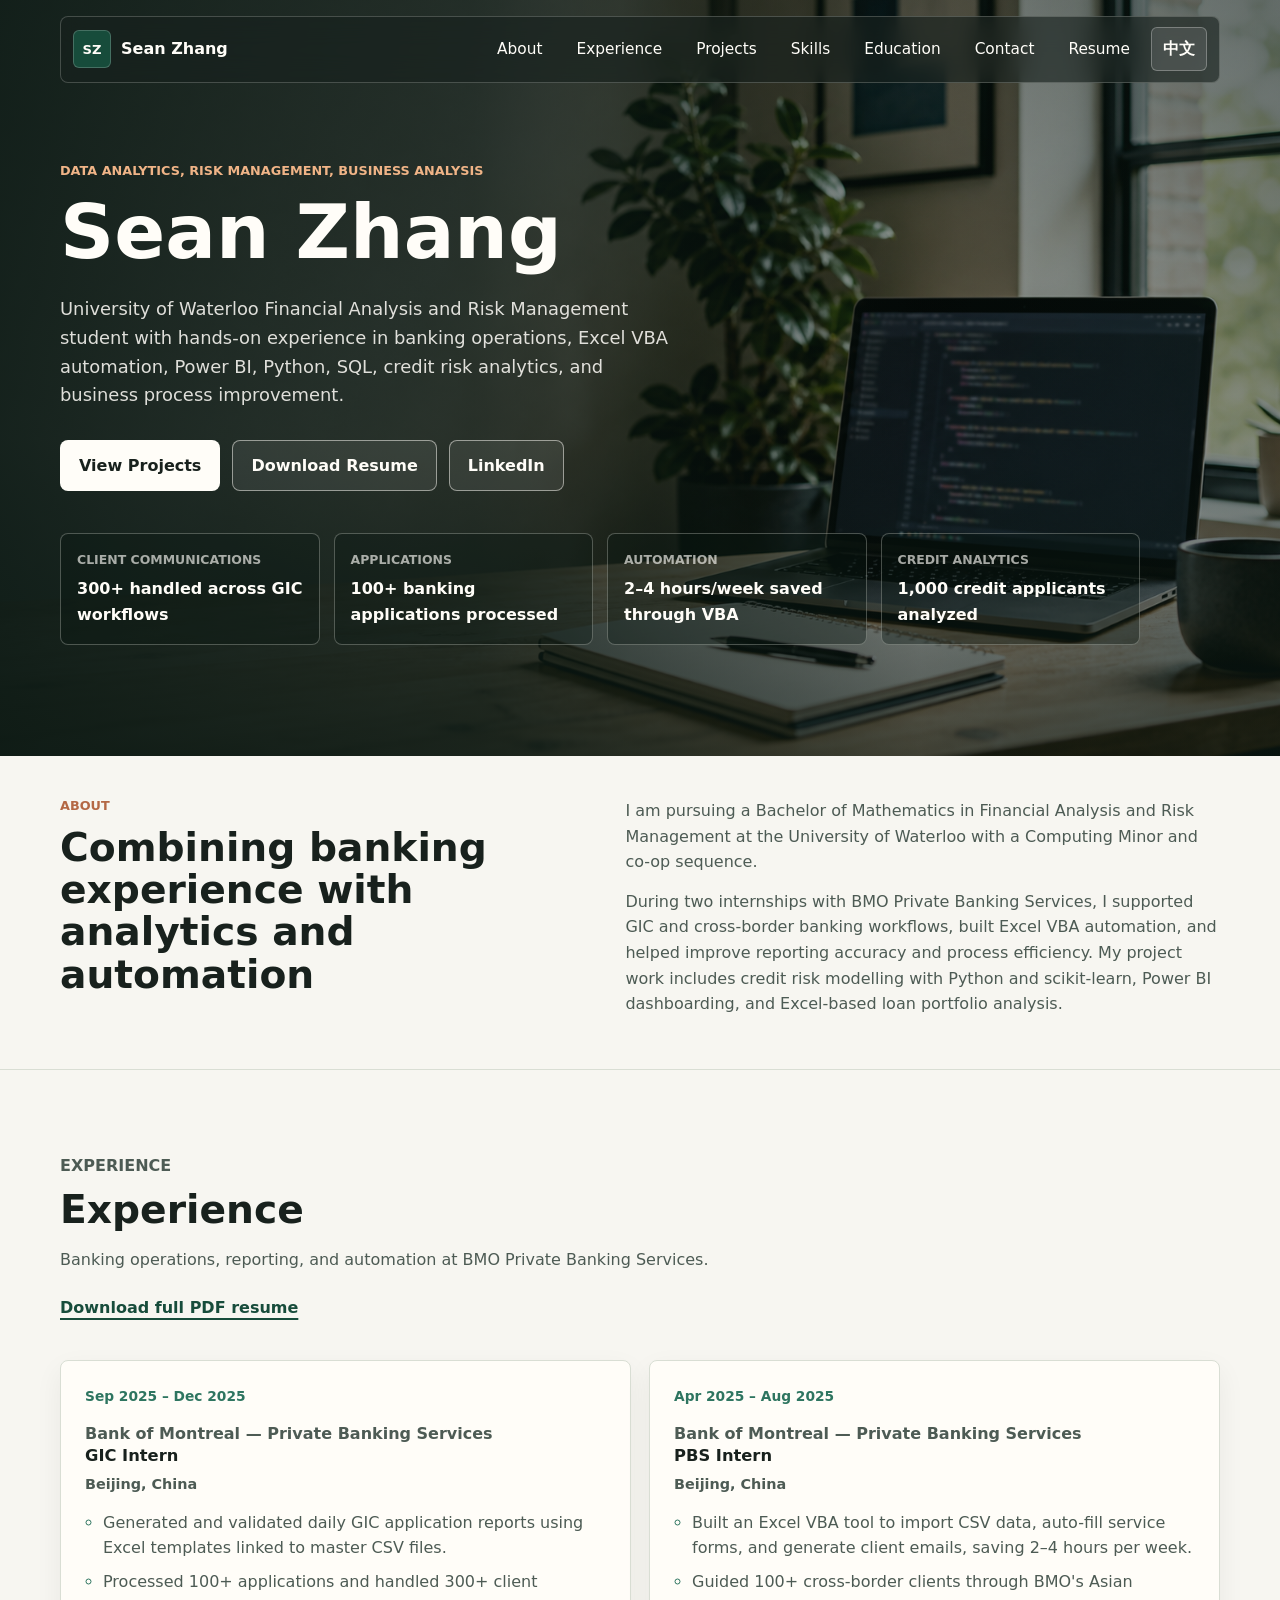
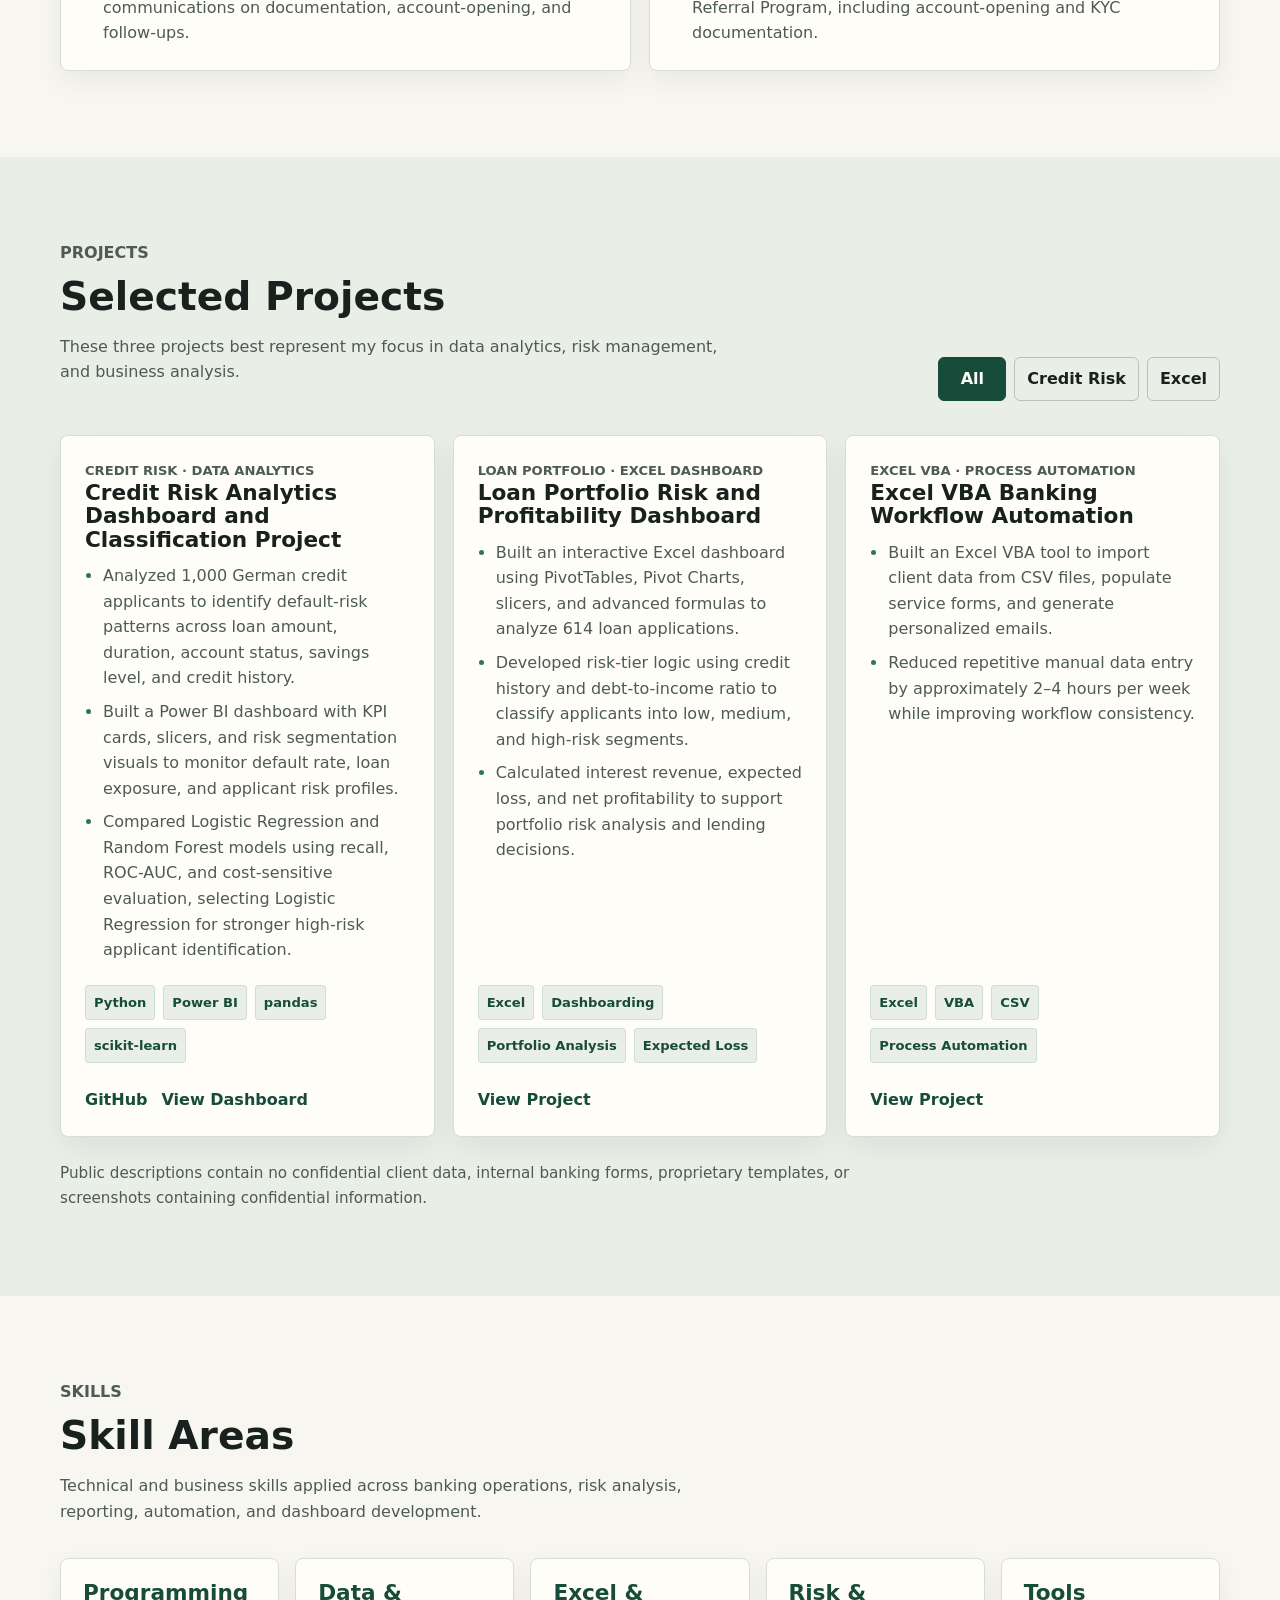
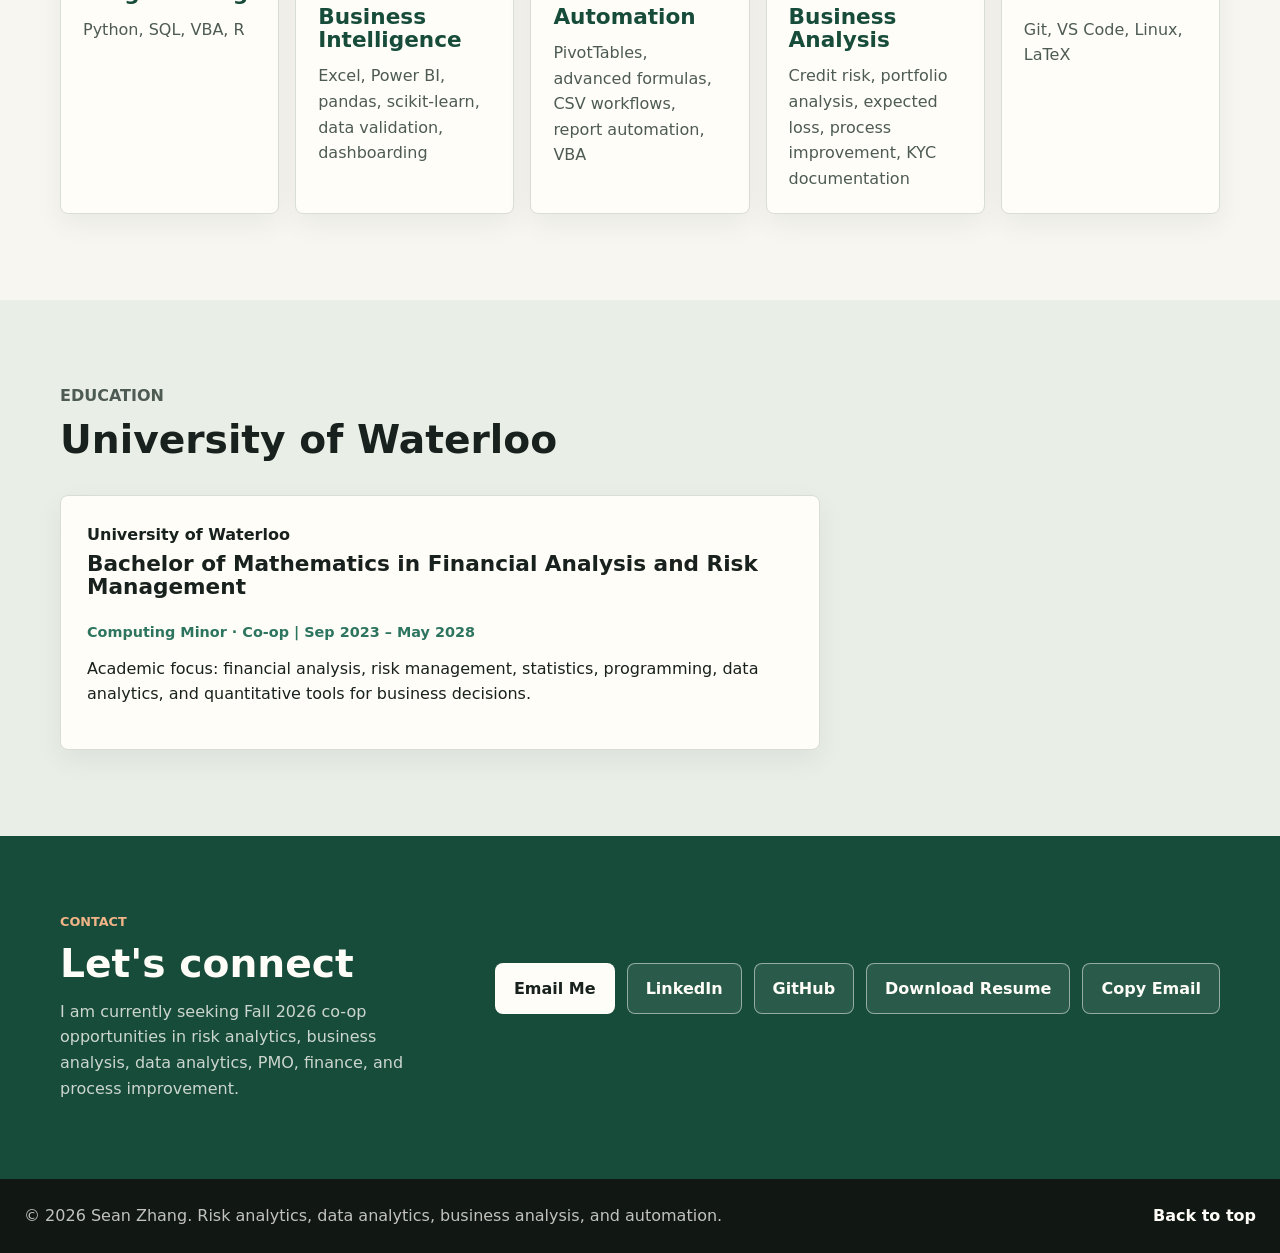
<file: index.html>
<!DOCTYPE html>
<html lang="en">
  <head>
    <meta charset="UTF-8" />
    <meta name="viewport" content="width=device-width, initial-scale=1.0" />
    <meta
      name="description"
      content="Sean Zhang's personal website for data analytics, risk management, business analysis, Excel automation projects, and resume."
    />
    <meta property="og:title" content="Sean Zhang | Risk, Data &amp; Business Analytics" />
    <meta
      property="og:description"
      content="University of Waterloo Financial Analysis and Risk Management student with banking operations experience, Excel VBA automation, Power BI, Python, SQL, credit risk analytics, and business process improvement work."
    />
    <meta property="og:type" content="website" />
    <meta property="og:url" content="https://seanzhang1022.github.io/" />
    <meta property="og:image" content="https://seanzhang1022.github.io/assets/portfolio-workspace.png" />
    <title>Sean Zhang | Risk, Data &amp; Business Analytics</title>
    <link rel="preload" href="assets/portfolio-workspace.png" as="image" />
    <link rel="stylesheet" href="styles.css" />
  </head>
  <body>
    <a class="skip-link" href="#main" data-i18n="skipLink">Skip to main content</a>

    <header class="site-header" data-header>
      <a class="brand" href="#top" aria-label="Sean Zhang home" data-i18n-aria-label="brandAria">
        <span class="brand-mark">SZ</span>
        <span>Sean Zhang</span>
      </a>

      <div class="header-actions">
        <nav class="site-nav" id="site-nav" aria-label="Primary navigation" data-i18n-aria-label="mainNavAria">
          <a href="#about" data-i18n="navAbout">About</a>
          <a href="#experience" data-i18n="navExperience">Experience</a>
          <a href="#projects" data-i18n="navProjects">Projects</a>
          <a href="#skills" data-i18n="navSkills">Skills</a>
          <a href="#education" data-i18n="navEducation">Education</a>
          <a href="#contact" data-i18n="navContact">Contact</a>
          <a href="assets/sean-zhang-resume-2026-06.pdf" target="_blank" rel="noopener noreferrer" data-i18n="navResume">Resume</a>
        </nav>

        <button
          class="language-toggle"
          type="button"
          data-lang-toggle
          aria-label="Switch to Chinese"
          data-i18n-aria-label="languageToggleAria"
        >
          <span data-i18n="languageToggle">中文</span>
        </button>

        <button class="menu-toggle" type="button" aria-expanded="false" aria-controls="site-nav">
          <span class="menu-toggle__bar"></span>
          <span class="menu-toggle__bar"></span>
          <span class="menu-toggle__bar"></span>
          <span class="sr-only" data-i18n="menuToggle">Open navigation</span>
        </button>
      </div>
    </header>

    <main id="main">
      <section class="hero" id="top" aria-label="Personal introduction" data-i18n-aria-label="heroAria">
        <div class="hero__media" aria-hidden="true"></div>
        <div class="hero__overlay" aria-hidden="true"></div>

        <div class="hero__content">
          <p class="eyebrow" data-i18n="heroEyebrow">Data Analytics, Risk Management, Business Analysis</p>
          <h1>Sean Zhang</h1>
          <p class="hero__summary" data-i18n="heroSummary">
            University of Waterloo Financial Analysis and Risk Management student with hands-on experience in banking operations, Excel VBA automation, Power BI, Python, SQL, credit risk analytics, and business process improvement.
          </p>

          <div class="hero__actions" aria-label="Primary actions" data-i18n-aria-label="heroActionsAria">
            <a class="button button--primary" href="#projects" data-i18n="heroProjectsButton">View Projects</a>
            <a
              class="button button--secondary"
              href="assets/sean-zhang-resume-2026-06.pdf"
              target="_blank"
              rel="noopener noreferrer"
              data-i18n="heroResumeButton"
            >
              Download Resume
            </a>
            <a
              class="button button--secondary"
              href="https://linkedin.com/in/seanzhang1022"
              target="_blank"
              rel="noopener noreferrer"
              data-i18n="heroLinkedinButton"
            >
              LinkedIn
            </a>
          </div>

          <dl class="hero__facts" aria-label="Personal overview" data-i18n-aria-label="heroFactsAria">
            <div>
              <dt data-i18n="factFocusLabel">Client communications</dt>
              <dd data-i18n="factFocusValue">300+ handled across GIC workflows</dd>
            </div>
            <div>
              <dt data-i18n="factEducationLabel">Applications</dt>
              <dd data-i18n="factEducationValue">100+ banking applications processed</dd>
            </div>
            <div>
              <dt data-i18n="factToolsLabel">Automation</dt>
              <dd data-i18n="factToolsValue">2–4 hours/week saved through VBA</dd>
            </div>
            <div>
              <dt data-i18n="factCreditLabel">Credit analytics</dt>
              <dd data-i18n="factCreditValue">1,000 credit applicants analyzed</dd>
            </div>
          </dl>
        </div>
      </section>

      <section class="section section--intro" id="about" aria-label="About Sean Zhang" data-i18n-aria-label="introAria">
        <div class="section__inner intro-grid">
          <div>
            <p class="eyebrow" data-i18n="profileEyebrow">About</p>
            <h2 data-i18n="profileTitle">Combining banking experience with analytics and automation</h2>
          </div>
          <div class="intro-copy">
            <p data-i18n="profileBody">
              I am pursuing a Bachelor of Mathematics in Financial Analysis and Risk Management at the University of Waterloo with a Computing Minor and co-op sequence.
            </p>
            <p data-i18n="profileBody2">
              During two internships with BMO Private Banking Services, I supported GIC and cross-border banking workflows, built Excel VBA automation, and helped improve reporting accuracy and process efficiency. My project work includes credit risk modelling with Python and scikit-learn, Power BI dashboarding, and Excel-based loan portfolio analysis.
            </p>
          </div>
        </div>
      </section>

      <section class="section" id="experience">
        <div class="section__inner">
          <div class="section-heading">
            <p class="eyebrow" data-i18n="experienceEyebrow">Experience</p>
            <h2 data-i18n="experienceHeading">Experience</h2>
            <p data-i18n="resumeBody">
              Banking operations, reporting, and automation at BMO Private Banking Services.
            </p>
            <a
              class="inline-link"
              href="assets/sean-zhang-resume-2026-06.pdf"
              target="_blank"
              rel="noopener noreferrer"
              data-i18n="resumeDownload"
            >
              Download full PDF resume
            </a>
          </div>

          <div class="resume-layout resume-layout--single">
            <article class="timeline-block">
              <ol class="timeline">
                <li>
                  <div class="timeline__date" data-i18n="bmoGicDate">Sep 2025 – Dec 2025</div>
                  <div class="timeline__body">
                    <p class="timeline__company" data-i18n="bmoGicCompany">Bank of Montreal — Private Banking Services</p>
                    <h4 data-i18n="bmoGicTitle">GIC Intern</h4>
                    <p class="timeline__meta" data-i18n="bmoGicMeta">Beijing, China</p>
                    <ul class="detail-list">
                      <li data-i18n="bmoGicBullet1">
                        Generated and validated daily GIC application reports using Excel templates linked to master CSV files.
                      </li>
                      <li data-i18n="bmoGicBullet2">
                        Processed 100+ applications and handled 300+ client communications on documentation, account-opening, and follow-ups.
                      </li>
                    </ul>
                  </div>
                </li>
                <li>
                  <div class="timeline__date" data-i18n="bmoPbsDate">Apr 2025 – Aug 2025</div>
                  <div class="timeline__body">
                    <p class="timeline__company" data-i18n="bmoPbsCompany">Bank of Montreal — Private Banking Services</p>
                    <h4 data-i18n="bmoPbsTitle">PBS Intern</h4>
                    <p class="timeline__meta" data-i18n="bmoPbsMeta">Beijing, China</p>
                    <ul class="detail-list">
                      <li data-i18n="bmoPbsBullet1">
                        Built an Excel VBA tool to import CSV data, auto-fill service forms, and generate client emails, saving 2–4 hours per week.
                      </li>
                      <li data-i18n="bmoPbsBullet2">
                        Guided 100+ cross-border clients through BMO's Asian Referral Program, including account-opening and KYC documentation.
                      </li>
                    </ul>
                  </div>
                </li>
              </ol>
            </article>

          </div>
        </div>
      </section>

      <section class="section section--muted" id="projects">
        <div class="section__inner">
          <div class="section-heading section-heading--split">
            <div>
              <p class="eyebrow" data-i18n="projectsEyebrow">Projects</p>
              <h2 data-i18n="projectsTitle">Selected Projects</h2>
              <p data-i18n="projectsBody">
                These three projects best represent my focus in data analytics, risk management, and business analysis.
              </p>
            </div>

            <div class="project-filters" aria-label="Project filters" data-i18n-aria-label="projectFiltersAria">
              <button class="filter-button is-active" type="button" data-filter="all" aria-pressed="true" data-i18n="filterAll">
                All
              </button>
              <button class="filter-button" type="button" data-filter="risk" aria-pressed="false" data-i18n="filterRisk">
                Credit Risk
              </button>
              <button class="filter-button" type="button" data-filter="excel" aria-pressed="false" data-i18n="filterExcel">
                Excel
              </button>
            </div>
          </div>

          <div class="project-grid">
            <article class="project-card" data-category="risk">
              <div class="project-card__top">
                <p class="project-card__type" data-i18n="creditProjectType">Credit Risk · Data Analytics</p>
                <h3 data-i18n="creditProjectTitle">Credit Risk Analytics Dashboard and Classification Project</h3>
              </div>
              <ul class="detail-list project-detail-list">
                <li data-i18n="creditProjectBullet1">
                  Analyzed 1,000 German credit applicants to identify default-risk patterns across loan amount, duration, account status, savings level, and credit history.
                </li>
                <li data-i18n="creditProjectBullet2">
                  Built a Power BI dashboard with KPI cards, slicers, and risk segmentation visuals to monitor default rate, loan exposure, and applicant risk profiles.
                </li>
                <li data-i18n="creditProjectBullet3">
                  Compared Logistic Regression and Random Forest models using recall, ROC-AUC, and cost-sensitive evaluation, selecting Logistic Regression for stronger high-risk applicant identification.
                </li>
              </ul>
              <ul class="tag-list" aria-label="Technology stack" data-i18n-aria-label="techStackAria">
                <li>Python</li>
                <li>Power BI</li>
                <li>pandas</li>
                <li>scikit-learn</li>
              </ul>
              <div class="project-card__links">
                <a
                  href="https://github.com/seanzhang1022/credit-risk-analytics-dashboard"
                  target="_blank"
                  rel="noopener noreferrer"
                  data-i18n="projectGithubLink"
                >
                  GitHub
                </a>
                <a
                  href="https://github.com/seanzhang1022/credit-risk-analytics-dashboard/blob/main/powerbi/Credit%20Risk%20Executive%20Overview.pbix"
                  target="_blank"
                  rel="noopener noreferrer"
                  data-i18n="projectDashboardLink"
                >
                  View Dashboard
                </a>
              </div>
            </article>

            <article class="project-card" data-category="risk excel">
              <div class="project-card__top">
                <p class="project-card__type" data-i18n="loanProjectType">Loan Portfolio · Excel Dashboard</p>
                <h3 data-i18n="loanProjectTitle">Loan Portfolio Risk and Profitability Dashboard</h3>
              </div>
              <ul class="detail-list project-detail-list">
                <li data-i18n="loanProjectBullet1">
                  Built an interactive Excel dashboard using PivotTables, Pivot Charts, slicers, and advanced formulas to analyze 614 loan applications.
                </li>
                <li data-i18n="loanProjectBullet2">
                  Developed risk-tier logic using credit history and debt-to-income ratio to classify applicants into low, medium, and high-risk segments.
                </li>
                <li data-i18n="loanProjectBullet3">
                  Calculated interest revenue, expected loss, and net profitability to support portfolio risk analysis and lending decisions.
                </li>
              </ul>
              <ul class="tag-list" aria-label="Technology stack" data-i18n-aria-label="techStackAria">
                <li>Excel</li>
                <li>Dashboarding</li>
                <li>Portfolio Analysis</li>
                <li>Expected Loss</li>
              </ul>
              <div class="project-card__links">
                <a href="loan-portfolio-dashboard.html" data-i18n="loanProjectLink">View Project</a>
              </div>
            </article>

            <article class="project-card" data-category="excel">
              <div class="project-card__top">
                <p class="project-card__type" data-i18n="excelProjectType">Excel VBA · Process Automation</p>
                <h3 data-i18n="excelProjectTitle">Excel VBA Banking Workflow Automation</h3>
              </div>
              <ul class="detail-list project-detail-list">
                <li data-i18n="excelProjectBullet1">
                  Built an Excel VBA tool to import client data from CSV files, populate service forms, and generate personalized emails.
                </li>
                <li data-i18n="excelProjectBullet2">
                  Reduced repetitive manual data entry by approximately 2–4 hours per week while improving workflow consistency.
                </li>
              </ul>
              <ul class="tag-list" aria-label="Technology stack" data-i18n-aria-label="techStackAria">
                <li>Excel</li>
                <li>VBA</li>
                <li>CSV</li>
                <li>Process Automation</li>
              </ul>
              <div class="project-card__links">
                <a href="vba-banking-workflow.html" data-i18n="vbaProjectLink">View Project</a>
              </div>
            </article>

          </div>
          <p class="project-disclaimer" data-i18n="projectDisclaimer">
            Public descriptions contain no confidential client data, internal banking forms, proprietary templates, or screenshots containing confidential information.
          </p>
        </div>
      </section>

      <section class="section" id="skills">
        <div class="section__inner">
          <div class="section-heading">
            <p class="eyebrow" data-i18n="skillsEyebrow">Skills</p>
            <h2 data-i18n="skillsTitle">Skill Areas</h2>
            <p data-i18n="skillsBody">
              Technical and business skills applied across banking operations, risk analysis, reporting, automation, and dashboard development.
            </p>
          </div>

          <div class="skills-grid">
            <article class="skill-block">
              <h3 data-i18n="skillProgrammingTitle">Programming</h3>
              <p data-i18n="skillProgrammingBody">Python, SQL, VBA, R</p>
            </article>
            <article class="skill-block">
              <h3 data-i18n="skillAnalyticsTitle">Data &amp; Business Intelligence</h3>
              <p data-i18n="skillAnalyticsBody">Excel, Power BI, pandas, scikit-learn, data validation, dashboarding</p>
            </article>
            <article class="skill-block">
              <h3 data-i18n="skillExcelTitle">Excel &amp; Automation</h3>
              <p data-i18n="skillExcelBody">PivotTables, advanced formulas, CSV workflows, report automation, VBA</p>
            </article>
            <article class="skill-block">
              <h3 data-i18n="skillRiskTitle">Risk &amp; Business Analysis</h3>
              <p data-i18n="skillRiskBody">Credit risk, portfolio analysis, expected loss, process improvement, KYC documentation</p>
            </article>
            <article class="skill-block">
              <h3 data-i18n="skillToolsTitle">Tools</h3>
              <p data-i18n="skillToolsBody">Git, VS Code, Linux, LaTeX</p>
            </article>
          </div>
        </div>
      </section>

      <section class="section section--muted" id="education">
        <div class="section__inner">
          <div class="section-heading">
            <p class="eyebrow" data-i18n="educationEyebrow">Education</p>
            <h2 data-i18n="educationHeading">University of Waterloo</h2>
          </div>

          <article class="timeline-block education-block">
            <p class="timeline__company" data-i18n="waterlooSchool">University of Waterloo</p>
            <h3 data-i18n="waterlooTitle">Bachelor of Mathematics in Financial Analysis and Risk Management</h3>
            <p class="timeline__meta" data-i18n="waterlooMeta">Computing Minor · Co-op | Sep 2023 – May 2028</p>
            <p data-i18n="waterlooBody">
              Academic focus: financial analysis, risk management, statistics, programming, data analytics, and quantitative tools for business decisions.
            </p>
          </article>
        </div>
      </section>

      <section class="contact-section" id="contact">
        <div class="section__inner contact-layout">
          <div>
            <p class="eyebrow" data-i18n="contactEyebrow">Contact</p>
            <h2 data-i18n="contactTitle">Let's connect</h2>
            <p class="contact-copy" data-i18n="contactBody">
              I am currently seeking Fall 2026 co-op opportunities in risk analytics, business analysis, data analytics, PMO, finance, and process improvement.
            </p>
          </div>
          <div class="contact-actions">
            <a class="button button--primary" href="mailto:s244zhan@uwaterloo.ca" data-i18n="contactEmailButton">Email Me</a>
            <a
              class="button button--secondary"
              href="https://linkedin.com/in/seanzhang1022"
              target="_blank"
              rel="noopener noreferrer"
              data-i18n="contactLinkedinButton"
            >
              LinkedIn
            </a>
            <a
              class="button button--secondary"
              href="https://github.com/seanzhang1022"
              target="_blank"
              rel="noopener noreferrer"
              data-i18n="contactGithubButton"
            >
              GitHub
            </a>
            <a
              class="button button--secondary"
              href="assets/sean-zhang-resume-2026-06.pdf"
              target="_blank"
              rel="noopener noreferrer"
              data-i18n="contactResumeButton"
            >
              Download Resume
            </a>
            <button class="button button--secondary" type="button" data-copy-email data-email="s244zhan@uwaterloo.ca" data-i18n="contactCopyButton">
              Copy Email
            </button>
            <p class="copy-status" data-copy-status aria-live="polite"></p>
          </div>
        </div>
      </section>
    </main>

    <footer class="site-footer">
      <p data-i18n="footerText">© 2026 Sean Zhang. Risk analytics, data analytics, business analysis, and automation.</p>
      <a href="#top" data-i18n="footerTop">Back to top</a>
    </footer>

    <script src="script.js" defer></script>
  </body>
</html>
</file>
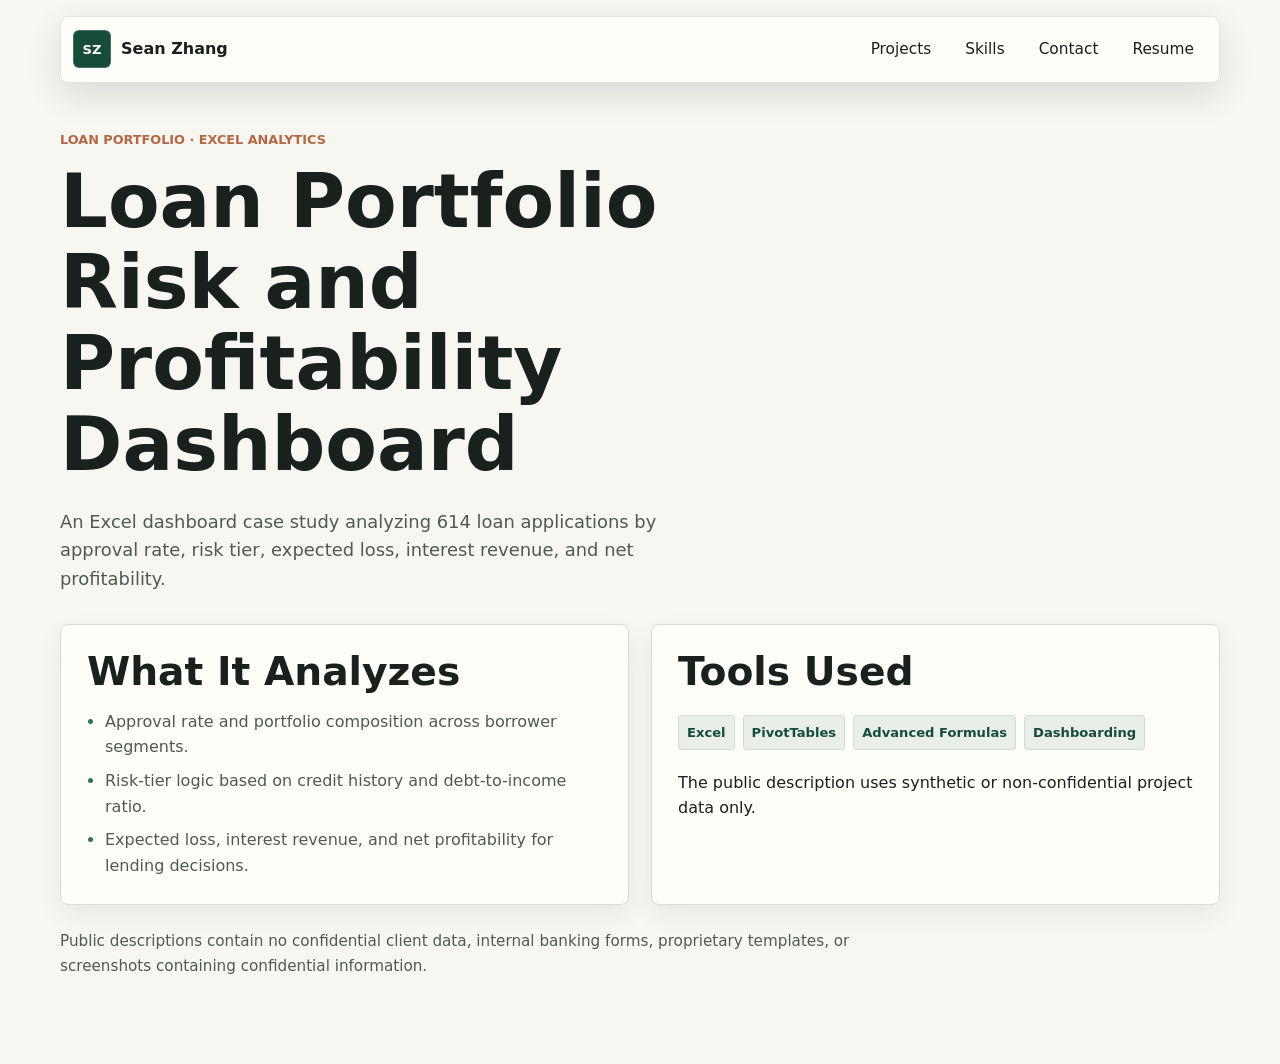
<file: loan-portfolio-dashboard.html>
<!DOCTYPE html>
<html lang="en">
  <head>
    <meta charset="UTF-8" />
    <meta name="viewport" content="width=device-width, initial-scale=1.0" />
    <meta
      name="description"
      content="Loan Portfolio Risk and Profitability Dashboard case study by Sean Zhang."
    />
    <title>Loan Portfolio Dashboard | Sean Zhang</title>
    <link rel="stylesheet" href="styles.css" />
  </head>
  <body>
    <header class="site-header is-scrolled">
      <a class="brand" href="index.html#top" aria-label="Sean Zhang home">
        <span class="brand-mark">SZ</span>
        <span>Sean Zhang</span>
      </a>
      <div class="header-actions">
        <nav class="site-nav" id="site-nav" aria-label="Project navigation">
          <a href="index.html#projects">Projects</a>
          <a href="index.html#skills">Skills</a>
          <a href="index.html#contact">Contact</a>
          <a href="assets/sean-zhang-resume-2026-06.pdf" target="_blank" rel="noopener noreferrer">Resume</a>
        </nav>
        <button class="menu-toggle" type="button" aria-expanded="false" aria-controls="site-nav">
          <span class="menu-toggle__bar"></span>
          <span class="menu-toggle__bar"></span>
          <span class="menu-toggle__bar"></span>
          <span class="sr-only">Open navigation</span>
        </button>
      </div>
    </header>

    <main>
      <section class="section project-page">
        <div class="section__inner">
          <p class="eyebrow">Loan Portfolio · Excel Analytics</p>
          <h1>Loan Portfolio Risk and Profitability Dashboard</h1>
          <p class="hero__summary project-page__summary">
            An Excel dashboard case study analyzing 614 loan applications by approval rate, risk tier, expected loss,
            interest revenue, and net profitability.
          </p>

          <div class="resume-layout">
            <article class="timeline-block">
              <h2>What It Analyzes</h2>
              <ul class="detail-list">
                <li>Approval rate and portfolio composition across borrower segments.</li>
                <li>Risk-tier logic based on credit history and debt-to-income ratio.</li>
                <li>Expected loss, interest revenue, and net profitability for lending decisions.</li>
              </ul>
            </article>
            <article class="timeline-block">
              <h2>Tools Used</h2>
              <ul class="tag-list">
                <li>Excel</li>
                <li>PivotTables</li>
                <li>Advanced Formulas</li>
                <li>Dashboarding</li>
              </ul>
              <p>
                The public description uses synthetic or non-confidential project data only.
              </p>
            </article>
          </div>

          <p class="project-disclaimer">
            Public descriptions contain no confidential client data, internal banking forms, proprietary templates, or
            screenshots containing confidential information.
          </p>
        </div>
      </section>
    </main>
    <script src="project-menu.js" defer></script>
  </body>
</html>
</file>
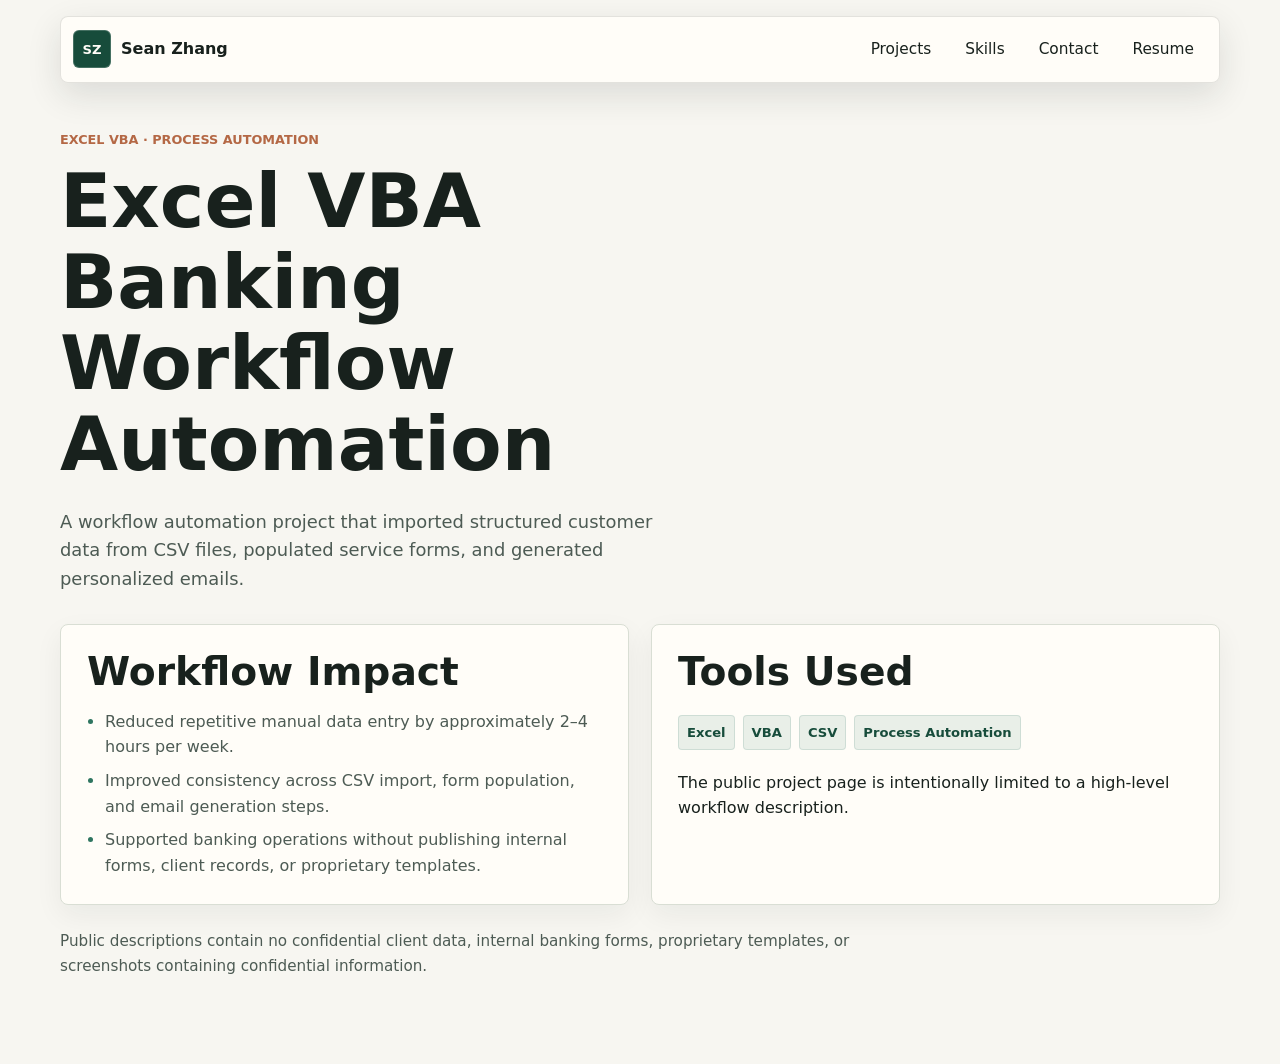
<file: vba-banking-workflow.html>
<!DOCTYPE html>
<html lang="en">
  <head>
    <meta charset="UTF-8" />
    <meta name="viewport" content="width=device-width, initial-scale=1.0" />
    <meta
      name="description"
      content="Excel VBA Banking Workflow Automation project overview by Sean Zhang."
    />
    <title>Excel VBA Banking Workflow Automation | Sean Zhang</title>
    <link rel="stylesheet" href="styles.css" />
  </head>
  <body>
    <header class="site-header is-scrolled">
      <a class="brand" href="index.html#top" aria-label="Sean Zhang home">
        <span class="brand-mark">SZ</span>
        <span>Sean Zhang</span>
      </a>
      <div class="header-actions">
        <nav class="site-nav" id="site-nav" aria-label="Project navigation">
          <a href="index.html#projects">Projects</a>
          <a href="index.html#skills">Skills</a>
          <a href="index.html#contact">Contact</a>
          <a href="assets/sean-zhang-resume-2026-06.pdf" target="_blank" rel="noopener noreferrer">Resume</a>
        </nav>
        <button class="menu-toggle" type="button" aria-expanded="false" aria-controls="site-nav">
          <span class="menu-toggle__bar"></span>
          <span class="menu-toggle__bar"></span>
          <span class="menu-toggle__bar"></span>
          <span class="sr-only">Open navigation</span>
        </button>
      </div>
    </header>

    <main>
      <section class="section project-page">
        <div class="section__inner">
          <p class="eyebrow">Excel VBA · Process Automation</p>
          <h1>Excel VBA Banking Workflow Automation</h1>
          <p class="hero__summary project-page__summary">
            A workflow automation project that imported structured customer data from CSV files, populated service
            forms, and generated personalized emails.
          </p>

          <div class="resume-layout">
            <article class="timeline-block">
              <h2>Workflow Impact</h2>
              <ul class="detail-list">
                <li>Reduced repetitive manual data entry by approximately 2–4 hours per week.</li>
                <li>Improved consistency across CSV import, form population, and email generation steps.</li>
                <li>Supported banking operations without publishing internal forms, client records, or proprietary templates.</li>
              </ul>
            </article>
            <article class="timeline-block">
              <h2>Tools Used</h2>
              <ul class="tag-list">
                <li>Excel</li>
                <li>VBA</li>
                <li>CSV</li>
                <li>Process Automation</li>
              </ul>
              <p>
                The public project page is intentionally limited to a high-level workflow description.
              </p>
            </article>
          </div>

          <p class="project-disclaimer">
            Public descriptions contain no confidential client data, internal banking forms, proprietary templates, or
            screenshots containing confidential information.
          </p>
        </div>
      </section>
    </main>
    <script src="project-menu.js" defer></script>
  </body>
</html>
</file>
<file: styles.css>
:root {
  --ink: #18211d;
  --ink-soft: #4d5b54;
  --paper: #f7f6f1;
  --paper-strong: #fffdf8;
  --green: #174c3b;
  --green-2: #2e7560;
  --blue: #385c8f;
  --copper: #b46845;
  --line: #d9ded4;
  --shadow: 0 18px 45px rgba(24, 33, 29, 0.14);
  --max-width: 1160px;
}

* {
  box-sizing: border-box;
}

html {
  scroll-behavior: smooth;
}

body {
  margin: 0;
  background: var(--paper);
  color: var(--ink);
  font-family: Inter, ui-sans-serif, system-ui, -apple-system, BlinkMacSystemFont, "Segoe UI", sans-serif;
  line-height: 1.6;
  letter-spacing: 0;
}

body.nav-open {
  overflow: hidden;
}

img {
  max-width: 100%;
}

a {
  color: inherit;
  text-decoration: none;
}

button,
a {
  -webkit-tap-highlight-color: transparent;
}

button {
  font: inherit;
}

.sr-only {
  position: absolute;
  width: 1px;
  height: 1px;
  padding: 0;
  margin: -1px;
  overflow: hidden;
  clip: rect(0, 0, 0, 0);
  white-space: nowrap;
  border: 0;
}

.skip-link {
  position: fixed;
  top: 12px;
  left: 12px;
  z-index: 100;
  padding: 10px 14px;
  background: var(--paper-strong);
  color: var(--ink);
  border: 1px solid var(--ink);
  border-radius: 6px;
  transform: translateY(-160%);
  transition: transform 180ms ease;
}

.skip-link:focus {
  transform: translateY(0);
}

.site-header {
  position: fixed;
  top: 0;
  left: 0;
  right: 0;
  z-index: 20;
  display: flex;
  align-items: center;
  justify-content: space-between;
  gap: 20px;
  width: min(calc(100% - 32px), var(--max-width));
  margin: 16px auto 0;
  padding: 10px 12px;
  color: var(--paper-strong);
  background: rgba(24, 33, 29, 0.62);
  border: 1px solid rgba(255, 253, 248, 0.2);
  border-radius: 8px;
  backdrop-filter: blur(14px);
  transition: background 180ms ease, border-color 180ms ease, box-shadow 180ms ease;
}

.site-header.is-scrolled {
  background: rgba(255, 253, 248, 0.94);
  border-color: rgba(24, 33, 29, 0.12);
  color: var(--ink);
  box-shadow: 0 12px 34px rgba(24, 33, 29, 0.12);
}

.brand {
  display: inline-flex;
  align-items: center;
  gap: 10px;
  min-height: 42px;
  font-weight: 750;
}

.brand-mark {
  display: grid;
  place-items: center;
  width: 38px;
  height: 38px;
  background: var(--green);
  color: var(--paper-strong);
  border: 1px solid rgba(255, 255, 255, 0.2);
  border-radius: 6px;
  font-size: 0.82rem;
}

.header-actions {
  display: flex;
  align-items: center;
  gap: 8px;
}

.site-nav {
  display: flex;
  align-items: center;
  gap: 8px;
}

.site-nav a {
  min-height: 40px;
  padding: 10px 13px;
  border-radius: 6px;
  font-size: 0.96rem;
}

.site-nav a:hover,
.site-nav a:focus-visible {
  background: rgba(255, 255, 255, 0.16);
  outline: none;
}

.site-header.is-scrolled .site-nav a:hover,
.site-header.is-scrolled .site-nav a:focus-visible {
  background: rgba(23, 76, 59, 0.08);
}

.language-toggle {
  display: inline-flex;
  align-items: center;
  justify-content: center;
  min-width: 48px;
  min-height: 40px;
  padding: 8px 11px;
  color: currentColor;
  background: rgba(255, 255, 255, 0.1);
  border: 1px solid rgba(255, 255, 255, 0.28);
  border-radius: 6px;
  cursor: pointer;
  font-weight: 820;
}

.language-toggle:hover,
.language-toggle:focus-visible {
  background: rgba(255, 255, 255, 0.18);
  outline: none;
}

.site-header.is-scrolled .language-toggle {
  background: rgba(23, 76, 59, 0.07);
  border-color: rgba(24, 33, 29, 0.16);
}

.site-header.is-scrolled .language-toggle:hover,
.site-header.is-scrolled .language-toggle:focus-visible {
  background: rgba(23, 76, 59, 0.12);
}

.menu-toggle {
  display: none;
  width: 42px;
  height: 42px;
  padding: 0;
  background: transparent;
  border: 1px solid currentColor;
  border-radius: 6px;
  color: inherit;
}

.menu-toggle__bar {
  display: block;
  width: 18px;
  height: 2px;
  margin: 4px auto;
  background: currentColor;
  border-radius: 2px;
}

.hero {
  position: relative;
  display: grid;
  align-items: center;
  min-height: 84svh;
  padding: 116px 24px 64px;
  overflow: hidden;
  color: var(--paper-strong);
  background: #1c211e;
}

.hero__media,
.hero__overlay {
  position: absolute;
  inset: 0;
}

.hero__media {
  background-image: url("assets/portfolio-workspace.png");
  background-size: cover;
  background-position: center;
  transform: scale(1.01);
}

.hero__overlay {
  background:
    linear-gradient(90deg, rgba(10, 24, 19, 0.92) 0%, rgba(10, 24, 19, 0.76) 37%, rgba(10, 24, 19, 0.22) 72%, rgba(10, 24, 19, 0.42) 100%),
    linear-gradient(180deg, rgba(10, 24, 19, 0.36) 0%, rgba(10, 24, 19, 0.12) 58%, rgba(10, 24, 19, 0.64) 100%);
}

.hero__content {
  position: relative;
  z-index: 1;
  width: min(100%, var(--max-width));
  margin: 0 auto;
}

.eyebrow {
  margin: 0 0 12px;
  color: var(--copper);
  font-size: 0.8rem;
  font-weight: 800;
  line-height: 1.3;
  text-transform: uppercase;
}

.hero .eyebrow {
  color: #f0b487;
}

h1,
h2,
h3,
h4,
p {
  margin-top: 0;
}

h1,
h2,
h3,
h4 {
  line-height: 1.08;
}

h1 {
  max-width: 670px;
  margin-bottom: 22px;
  font-size: 4.7rem;
  font-weight: 850;
}

h2 {
  margin-bottom: 16px;
  font-size: 2.45rem;
  font-weight: 820;
}

h3 {
  margin-bottom: 12px;
  font-size: 1.35rem;
}

h4 {
  margin-bottom: 8px;
  font-size: 1.02rem;
}

.hero__summary {
  max-width: 610px;
  margin-bottom: 30px;
  color: rgba(255, 253, 248, 0.86);
  font-size: 1.12rem;
}

.hero__actions,
.contact-actions {
  display: flex;
  flex-wrap: wrap;
  align-items: center;
  gap: 12px;
}

.button {
  display: inline-flex;
  align-items: center;
  justify-content: center;
  min-height: 46px;
  padding: 12px 18px;
  border: 1px solid transparent;
  border-radius: 8px;
  cursor: pointer;
  font-weight: 760;
  transition: transform 160ms ease, border-color 160ms ease, background 160ms ease;
}

.button:hover,
.button:focus-visible {
  transform: translateY(-1px);
  outline: none;
}

.button--primary {
  background: var(--paper-strong);
  color: var(--ink);
}

.button--primary:hover,
.button--primary:focus-visible {
  background: #ece9df;
}

.button--secondary {
  background: rgba(255, 253, 248, 0.08);
  color: currentColor;
  border-color: rgba(255, 253, 248, 0.5);
}

.button--secondary:hover,
.button--secondary:focus-visible {
  background: rgba(255, 253, 248, 0.15);
}

.hero__facts {
  display: grid;
  grid-template-columns: repeat(4, minmax(0, 1fr));
  gap: 14px;
  max-width: 1080px;
  margin: 42px 0 0;
}

.hero__facts div {
  min-height: 92px;
  padding: 16px;
  border: 1px solid rgba(255, 253, 248, 0.26);
  border-radius: 8px;
  background: rgba(10, 24, 19, 0.36);
}

.hero__facts dt {
  margin-bottom: 6px;
  color: rgba(255, 253, 248, 0.64);
  font-size: 0.78rem;
  font-weight: 800;
  text-transform: uppercase;
}

.hero__facts dd {
  margin: 0;
  color: var(--paper-strong);
  font-weight: 720;
}

.section {
  padding: 86px 24px;
  background: var(--paper);
}

.section--muted {
  background: #e9eee7;
}

.section--intro {
  padding-top: 42px;
  padding-bottom: 52px;
  border-bottom: 1px solid var(--line);
}

.section__inner {
  width: min(100%, var(--max-width));
  margin: 0 auto;
}

.intro-grid {
  display: grid;
  grid-template-columns: minmax(0, 0.86fr) minmax(260px, 1fr);
  gap: 54px;
  align-items: start;
}

.intro-grid p:last-child,
.section-heading p {
  color: var(--ink-soft);
  font-size: 1rem;
}

.intro-copy {
  display: grid;
  gap: 14px;
}

.intro-copy p {
  margin-bottom: 0;
  color: var(--ink-soft);
}

.section-heading {
  max-width: 700px;
  margin-bottom: 34px;
}

.inline-link {
  display: inline-flex;
  align-items: center;
  min-height: 38px;
  color: var(--green);
  font-weight: 820;
  text-decoration: underline;
  text-decoration-thickness: 2px;
  text-underline-offset: 5px;
}

.inline-link:hover,
.inline-link:focus-visible {
  color: var(--copper);
  outline: none;
}

.section-heading--split {
  display: flex;
  max-width: none;
  align-items: end;
  justify-content: space-between;
  gap: 24px;
}

.section-heading--split > div:first-child {
  max-width: 680px;
}

.resume-layout {
  display: grid;
  grid-template-columns: repeat(2, minmax(0, 1fr));
  gap: 22px;
}

.resume-layout--single {
  grid-template-columns: 1fr;
}

.timeline-block,
.project-card,
.skill-block {
  background: var(--paper-strong);
  border: 1px solid var(--line);
  border-radius: 8px;
  box-shadow: 0 10px 28px rgba(24, 33, 29, 0.06);
}

.timeline-block {
  padding: 26px;
}

.timeline-block h3 {
  margin-bottom: 22px;
}

.timeline {
  display: grid;
  gap: 20px;
  margin: 0;
  padding: 0;
  list-style: none;
}

.timeline > li {
  display: grid;
  grid-template-columns: 104px minmax(0, 1fr);
  gap: 16px;
}

.timeline__date {
  color: var(--green-2);
  font-size: 0.86rem;
  font-weight: 820;
}

.timeline__body {
  position: relative;
  padding-left: 18px;
  border-left: 2px solid var(--line);
}

.timeline__body::before {
  position: absolute;
  top: 3px;
  left: -6px;
  width: 10px;
  height: 10px;
  content: "";
  background: var(--green);
  border: 2px solid var(--paper-strong);
  border-radius: 50%;
}

.timeline__body p,
.project-card p,
.skill-block p {
  margin-bottom: 0;
  color: var(--ink-soft);
}

.timeline__company {
  margin-bottom: 4px;
  color: var(--ink);
  font-weight: 820;
}

.timeline__meta {
  margin-bottom: 12px;
  color: var(--green-2);
  font-size: 0.9rem;
  font-weight: 760;
}

.detail-list {
  display: grid;
  gap: 8px;
  margin: 0;
  padding-left: 18px;
  color: var(--ink-soft);
}

.detail-list li::marker {
  color: var(--green-2);
}

.project-detail-list {
  align-self: start;
}

#experience .resume-layout {
  display: block;
}

#experience .timeline-block {
  padding: 0;
  background: transparent;
  border: 0;
  box-shadow: none;
}

#experience .timeline {
  grid-template-columns: repeat(2, minmax(0, 1fr));
  gap: 18px;
}

#experience .timeline > li {
  display: block;
  min-height: 100%;
  padding: 24px;
  background: var(--paper-strong);
  border: 1px solid var(--line);
  border-radius: 8px;
  box-shadow: 0 10px 28px rgba(24, 33, 29, 0.06);
}

#experience .timeline__date {
  margin-bottom: 14px;
}

#experience .timeline__body {
  padding-left: 0;
  border-left: 0;
}

#experience .timeline__body::before {
  display: none;
}

#experience .detail-list {
  margin-top: 14px;
}

.project-filters {
  display: flex;
  flex-wrap: wrap;
  gap: 8px;
  justify-content: flex-end;
}

.filter-button {
  min-width: 68px;
  min-height: 40px;
  padding: 8px 12px;
  color: var(--ink);
  background: transparent;
  border: 1px solid rgba(24, 33, 29, 0.22);
  border-radius: 6px;
  cursor: pointer;
  font-weight: 720;
}

.filter-button:hover,
.filter-button:focus-visible,
.filter-button.is-active {
  background: var(--green);
  color: var(--paper-strong);
  border-color: var(--green);
  outline: none;
}

.project-grid {
  display: grid;
  grid-template-columns: repeat(3, minmax(0, 1fr));
  gap: 18px;
}

.project-card {
  display: grid;
  grid-template-rows: auto 1fr auto auto;
  min-height: 340px;
  padding: 24px;
}

.project-card.is-hidden {
  display: none;
}

.project-card__type {
  margin-bottom: 8px;
  color: var(--blue);
  font-size: 0.82rem;
  font-weight: 820;
  text-transform: uppercase;
}

.tag-list {
  display: flex;
  flex-wrap: wrap;
  gap: 8px;
  margin: 22px 0 20px;
  padding: 0;
  list-style: none;
}

.tag-list li {
  padding: 6px 8px;
  color: var(--green);
  background: rgba(46, 117, 96, 0.1);
  border: 1px solid rgba(46, 117, 96, 0.14);
  border-radius: 4px;
  font-size: 0.82rem;
  font-weight: 720;
}

.project-card__links {
  display: flex;
  gap: 14px;
  align-items: center;
  padding-top: 4px;
}

.project-card__links a {
  color: var(--green);
  font-weight: 820;
}

.project-card__links a:hover,
.project-card__links a:focus-visible {
  color: var(--copper);
  outline: none;
}

.project-disclaimer {
  max-width: 820px;
  margin: 24px 0 0;
  color: var(--ink-soft);
  font-size: 0.95rem;
}

.project-page {
  padding-top: 132px;
}

.project-page h1 {
  color: var(--ink);
}

.project-page__summary {
  color: var(--ink-soft);
}

.skills-grid {
  display: grid;
  grid-template-columns: repeat(5, minmax(0, 1fr));
  gap: 16px;
}

.skill-block {
  min-height: 190px;
  padding: 22px;
}

.skill-block h3 {
  color: var(--green);
}

.education-block {
  max-width: 760px;
  padding: 26px;
}

.contact-section {
  padding: 78px 24px;
  color: var(--paper-strong);
  background: var(--green);
}

.contact-layout {
  display: grid;
  grid-template-columns: minmax(0, 1fr) auto;
  gap: 36px;
  align-items: center;
}

.contact-layout h2 {
  max-width: 720px;
  margin-bottom: 14px;
}

.contact-copy {
  max-width: 720px;
  margin-bottom: 0;
  color: rgba(255, 253, 248, 0.78);
}

.contact-section .eyebrow {
  color: #f0b487;
}

.contact-actions {
  justify-content: flex-end;
  min-width: 300px;
}

.copy-status {
  flex-basis: 100%;
  min-height: 24px;
  margin: 2px 0 0;
  color: rgba(255, 253, 248, 0.76);
  text-align: right;
}

.site-footer {
  display: flex;
  justify-content: space-between;
  gap: 20px;
  padding: 24px;
  color: var(--paper-strong);
  background: #111713;
}

.site-footer p {
  margin: 0;
  color: rgba(255, 253, 248, 0.74);
}

.site-footer a {
  font-weight: 780;
}

@media (max-width: 980px) {
  h1 {
    font-size: 3.6rem;
  }

  h2 {
    font-size: 2.08rem;
  }

  .hero {
    min-height: 82svh;
  }

  .hero__facts,
  .resume-layout,
  #experience .timeline,
  .project-grid,
  .skills-grid,
  .contact-layout,
  .intro-grid {
    grid-template-columns: 1fr;
  }

  .project-grid,
  .skills-grid {
    gap: 14px;
  }

  .section-heading--split {
    display: block;
  }

  .project-filters {
    justify-content: flex-start;
    margin-top: 20px;
  }

  .contact-actions {
    justify-content: flex-start;
    min-width: 0;
  }

  .copy-status {
    text-align: left;
  }
}

@media (max-width: 720px) {
  .site-header {
    width: calc(100% - 24px);
    margin-top: 12px;
  }

  .menu-toggle {
    display: block;
  }

  .site-nav {
    position: absolute;
    top: calc(100% + 8px);
    left: 0;
    right: 0;
    display: none;
    flex-direction: column;
    align-items: stretch;
    padding: 8px;
    color: var(--ink);
    background: rgba(255, 253, 248, 0.97);
    border: 1px solid rgba(24, 33, 29, 0.12);
    border-radius: 8px;
    box-shadow: var(--shadow);
  }

  body.nav-open .site-nav {
    display: flex;
  }

  .site-nav a {
    min-height: 44px;
  }

  .language-toggle {
    min-width: 44px;
    min-height: 42px;
  }

  .hero {
    min-height: 80svh;
    padding: 104px 18px 42px;
  }

  .hero__media {
    background-position: 62% center;
  }

  .hero__overlay {
    background:
      linear-gradient(90deg, rgba(10, 24, 19, 0.92), rgba(10, 24, 19, 0.66)),
      linear-gradient(180deg, rgba(10, 24, 19, 0.18), rgba(10, 24, 19, 0.62));
  }

  h1 {
    font-size: 2.85rem;
  }

  h2 {
    font-size: 1.78rem;
  }

  .hero__summary {
    font-size: 1rem;
  }

  .hero__facts {
    margin-top: 30px;
    gap: 10px;
  }

  .hero__facts div {
    min-height: auto;
  }

  .section {
    padding: 66px 18px;
  }

  .section--intro {
    padding-top: 36px;
    padding-bottom: 42px;
  }

  .timeline-block,
  .project-card,
  .skill-block {
    padding: 20px;
  }

  .timeline > li {
    grid-template-columns: 1fr;
    gap: 8px;
  }

  .project-card {
    min-height: 320px;
  }

  .contact-section {
    padding: 64px 18px;
  }

  .site-footer {
    display: block;
  }

  .site-footer a {
    display: inline-block;
    margin-top: 12px;
  }
}

@media (max-width: 420px) {
  .brand span:last-child {
    display: none;
  }

  .hero__actions,
  .contact-actions {
    align-items: stretch;
  }

  .button {
    width: 100%;
  }

  .filter-button {
    flex: 1 1 84px;
  }
}

@media (prefers-reduced-motion: reduce) {
  *,
  *::before,
  *::after {
    scroll-behavior: auto !important;
    transition: none !important;
  }
}
</file>
